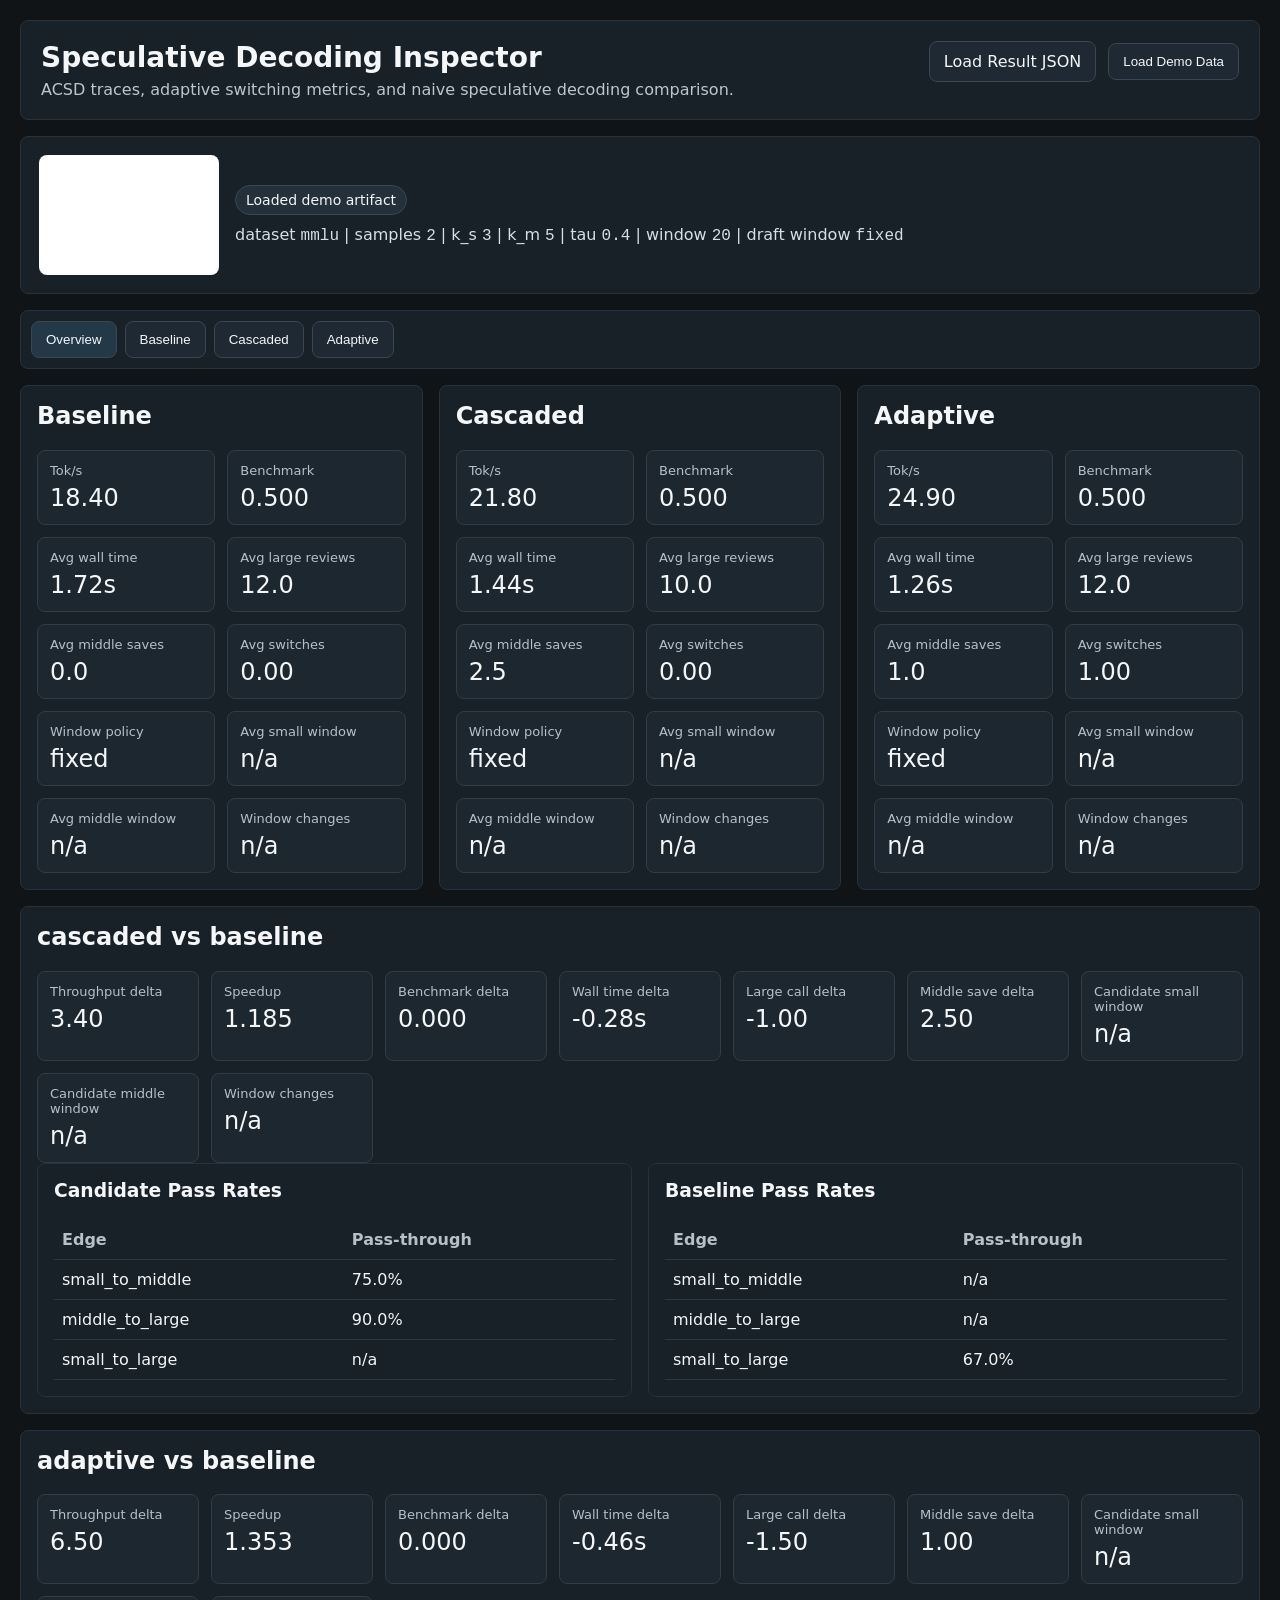
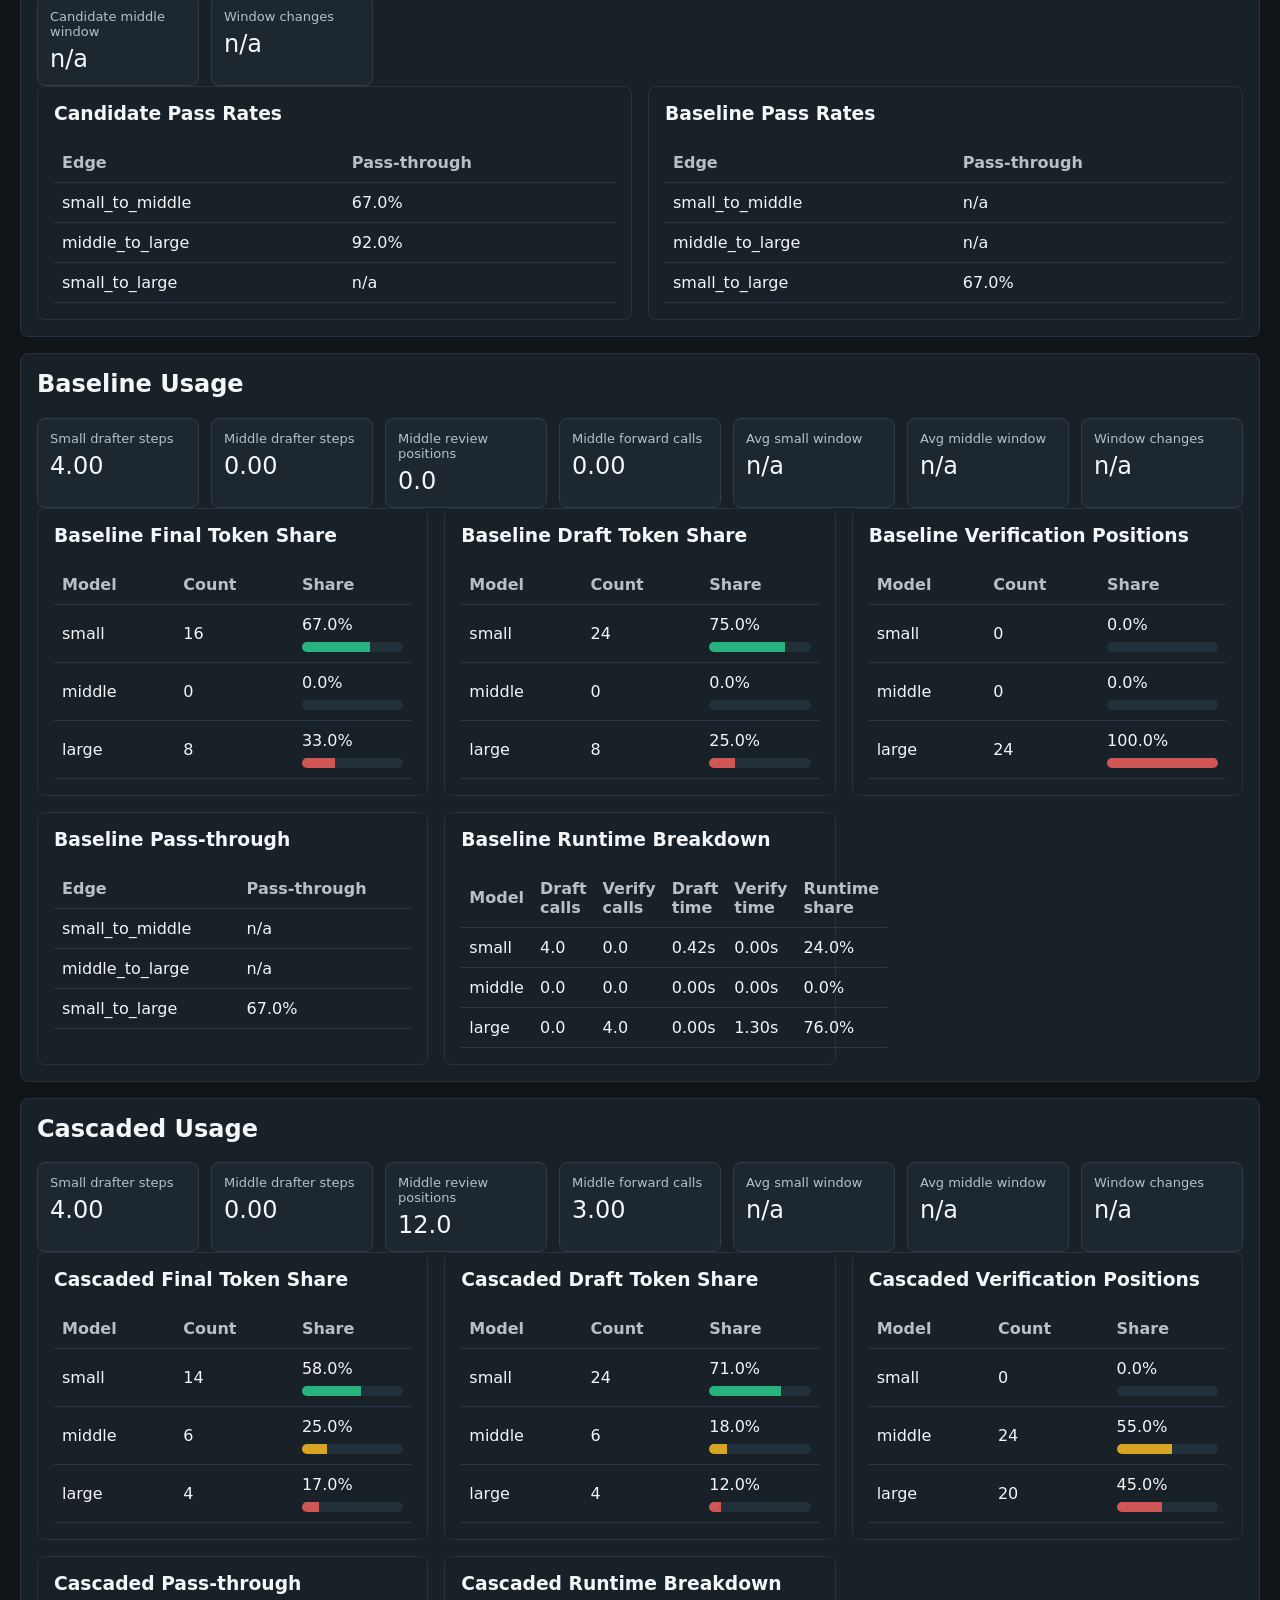
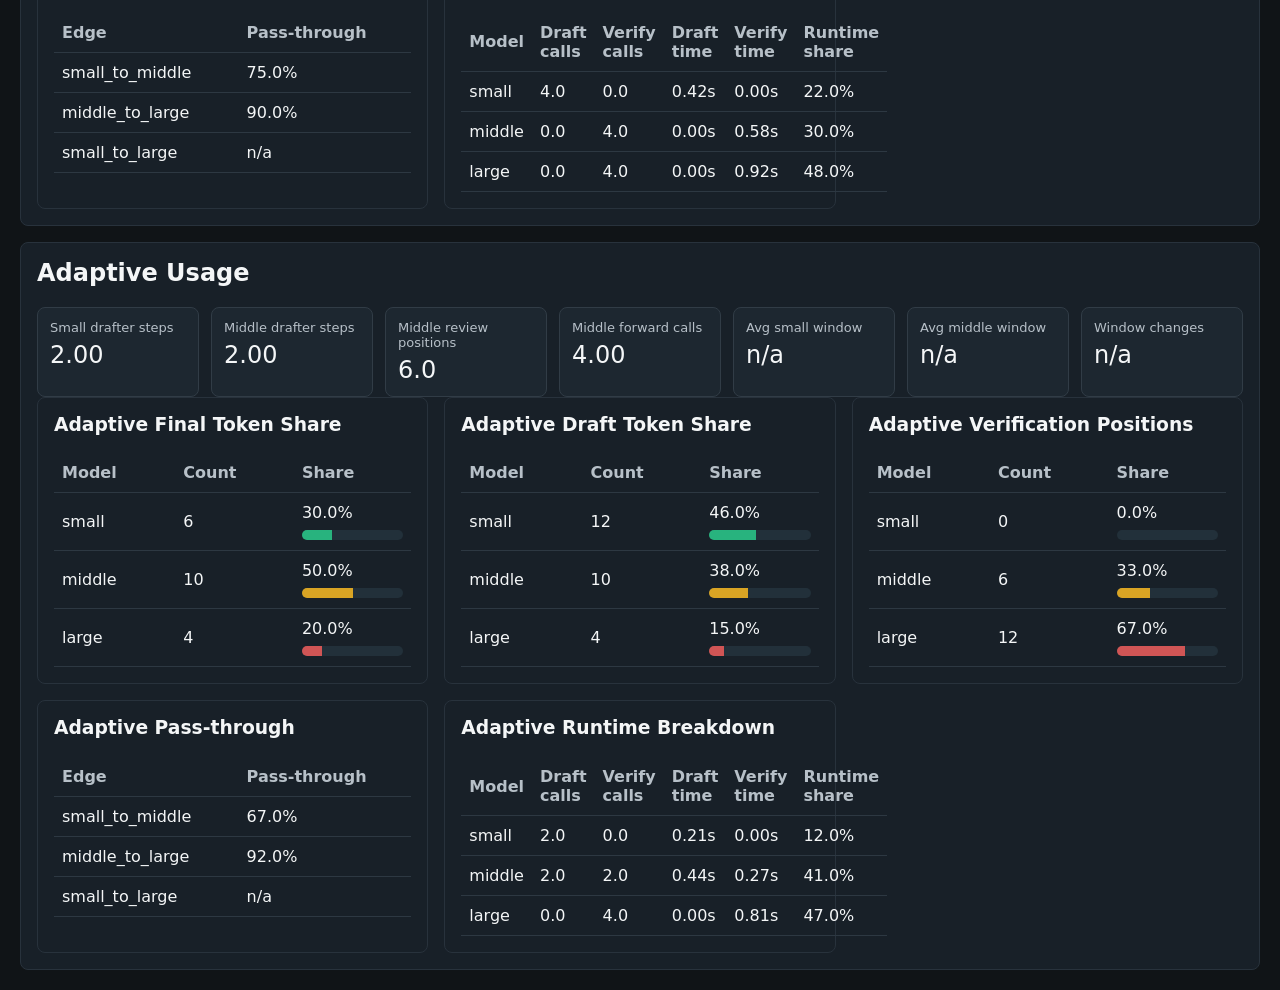
<file: ui/index.html>
<!doctype html>
<html lang="en">
  <head>
    <meta charset="utf-8">
    <meta name="viewport" content="width=device-width, initial-scale=1">
    <title>Speculative Decoding Inspector</title>
    <link rel="stylesheet" href="./styles.css">
  </head>
  <body>
    <div class="app-shell">
      <header class="topbar">
        <div>
          <h1>Speculative Decoding Inspector</h1>
          <p class="subtitle">ACSD traces, adaptive switching metrics, and naive speculative decoding comparison.</p>
        </div>
        <div class="controls">
          <label class="file-picker">
            <span>Load Result JSON</span>
            <input id="file-input" type="file" accept="application/json">
          </label>
          <button id="load-demo" class="secondary-button">Load Demo Data</button>
        </div>
      </header>

      <section class="hero-band">
        <img
          alt="Colored token blocks representing small, middle, and large model stages"
          src="[data-uri]"
        >
        <div class="hero-copy">
          <div id="status-pill" class="status-pill">No file loaded</div>
          <p id="config-summary" class="config-summary">Open a comparison artifact from <code>main_acsd_compare.py</code> or inspect the built-in demo.</p>
        </div>
      </section>

      <nav class="tabs" aria-label="Inspector sections">
        <button class="tab-button active" data-tab="overview">Overview</button>
        <button class="tab-button" data-tab="baseline">Baseline</button>
        <button class="tab-button" data-tab="cascaded">Cascaded</button>
        <button class="tab-button" data-tab="adaptive">Adaptive</button>
      </nav>

      <main class="content-grid">
        <section id="overview" class="tab-panel active"></section>
        <section id="baseline" class="tab-panel"></section>
        <section id="hierarchical" class="tab-panel"></section>
        <section id="cascaded" class="tab-panel"></section>
        <section id="adaptive" class="tab-panel"></section>
      </main>
    </div>

    <script src="./demo_data.js"></script>
    <script src="./app.js"></script>
  </body>
</html>
</file>
<file: ui/styles.css>
* {
  box-sizing: border-box;
}

body {
  margin: 0;
  font-family: Inter, system-ui, -apple-system, BlinkMacSystemFont, "Segoe UI", sans-serif;
  background: #101417;
  color: #f4f6f7;
}

.app-shell {
  max-width: 1440px;
  margin: 0 auto;
  padding: 20px;
}

.topbar,
.hero-band,
.tabs,
.section-card,
.token-panel,
.detail-card,
.table-card {
  background: #182028;
  border: 1px solid #28323c;
  border-radius: 8px;
}

.topbar {
  display: flex;
  justify-content: space-between;
  gap: 16px;
  padding: 20px;
  align-items: flex-start;
}

.topbar h1 {
  margin: 0 0 6px;
  font-size: 28px;
}

.subtitle {
  margin: 0;
  color: #bdc6cf;
}

.controls {
  display: flex;
  gap: 12px;
  flex-wrap: wrap;
  align-items: center;
}

.file-picker,
.secondary-button,
.select-control {
  border-radius: 8px;
  border: 1px solid #3a4652;
  background: #1e2933;
  color: #f4f6f7;
}

.file-picker {
  position: relative;
  padding: 10px 14px;
  cursor: pointer;
}

.file-picker input {
  position: absolute;
  inset: 0;
  opacity: 0;
  cursor: pointer;
}

.secondary-button {
  padding: 10px 14px;
  cursor: pointer;
}

.hero-band {
  margin-top: 16px;
  display: grid;
  grid-template-columns: minmax(120px, 180px) 1fr;
  gap: 16px;
  align-items: center;
  padding: 18px;
}

.hero-band img {
  width: 100%;
  height: 120px;
  object-fit: cover;
  border-radius: 8px;
  background:
    linear-gradient(90deg, #28b37e 0 33%, #d9a424 33% 66%, #d05555 66% 100%);
}

.status-pill {
  display: inline-flex;
  align-items: center;
  padding: 6px 10px;
  background: #24313b;
  border: 1px solid #3a4652;
  border-radius: 999px;
  font-size: 14px;
}

.config-summary {
  margin: 10px 0 0;
  color: #d7dfe6;
}

.tabs {
  margin-top: 16px;
  display: flex;
  gap: 8px;
  padding: 10px;
}

.tab-button {
  padding: 10px 14px;
  border: 1px solid #3a4652;
  background: #1e2933;
  color: #f4f6f7;
  border-radius: 8px;
  cursor: pointer;
}

.tab-button.active {
  background: #243947;
}

.content-grid {
  margin-top: 16px;
}

.tab-panel {
  display: none;
  gap: 16px;
}

.tab-panel.active {
  display: grid;
}

.overview-grid {
  display: grid;
  gap: 16px;
}

.summary-row {
  display: grid;
  grid-template-columns: repeat(auto-fit, minmax(260px, 1fr));
  gap: 16px;
}

.section-card,
.detail-card,
.token-panel,
.table-card {
  padding: 16px;
}

.section-card h2,
.detail-card h3,
.table-card h3,
.token-panel h3 {
  margin-top: 0;
}

.metric-grid {
  display: grid;
  grid-template-columns: repeat(auto-fit, minmax(160px, 1fr));
  gap: 12px;
  margin-top: 12px;
}

.metric {
  background: #1d2730;
  border: 1px solid #313c46;
  border-radius: 8px;
  padding: 12px;
}

.metric-label {
  color: #b7c0c8;
  font-size: 13px;
}

.metric-value {
  margin-top: 6px;
  font-size: 24px;
}

.table-grid {
  display: grid;
  grid-template-columns: repeat(auto-fit, minmax(320px, 1fr));
  gap: 16px;
}

table {
  width: 100%;
  border-collapse: collapse;
}

th,
td {
  text-align: left;
  padding: 10px 8px;
  border-bottom: 1px solid #2d3842;
}

th {
  color: #b7c0c8;
  font-weight: 600;
}

.bar-track {
  width: 100%;
  height: 10px;
  background: #22303a;
  border-radius: 999px;
  overflow: hidden;
  margin-top: 8px;
}

.bar-fill {
  height: 100%;
}

.small-color {
  background: #28b37e;
}

.middle-color {
  background: #d9a424;
}

.large-color {
  background: #d05555;
}

.sample-explorer {
  display: grid;
  gap: 16px;
}

.explorer-toolbar {
  display: flex;
  gap: 12px;
  flex-wrap: wrap;
  align-items: center;
}

.select-control {
  padding: 9px 12px;
}

.text-block {
  background: #1d2730;
  border: 1px solid #313c46;
  border-radius: 8px;
  padding: 14px;
  white-space: pre-wrap;
  word-break: break-word;
}

.token-stream {
  display: flex;
  flex-wrap: wrap;
  gap: 6px;
}

.token-chip {
  border-radius: 8px;
  padding: 6px 8px;
  font-size: 13px;
  border: 1px solid transparent;
  white-space: pre-wrap;
  line-height: 1.2;
}

.token-chip.small {
  background: rgba(40, 179, 126, 0.18);
  border-color: rgba(40, 179, 126, 0.55);
}

.token-chip.middle {
  background: rgba(217, 164, 36, 0.18);
  border-color: rgba(217, 164, 36, 0.55);
}

.token-chip.large {
  background: rgba(208, 85, 85, 0.18);
  border-color: rgba(208, 85, 85, 0.55);
}

.token-chip.verified-middle {
  box-shadow: inset 0 -2px 0 #d9a424;
}

.token-chip.verified-large {
  box-shadow: inset 0 -2px 0 #d05555;
}

.token-meta {
  display: block;
  margin-top: 4px;
  color: #bdc6cf;
  font-size: 11px;
}

.detail-grid {
  display: grid;
  gap: 12px;
}

.callout {
  color: #d7dfe6;
}

.muted {
  color: #a9b3bc;
}

code {
  font-family: "SFMono-Regular", Consolas, "Liberation Mono", Menlo, monospace;
}

@media (max-width: 900px) {
  .topbar,
  .hero-band {
    grid-template-columns: 1fr;
    display: grid;
  }
}
</file>
